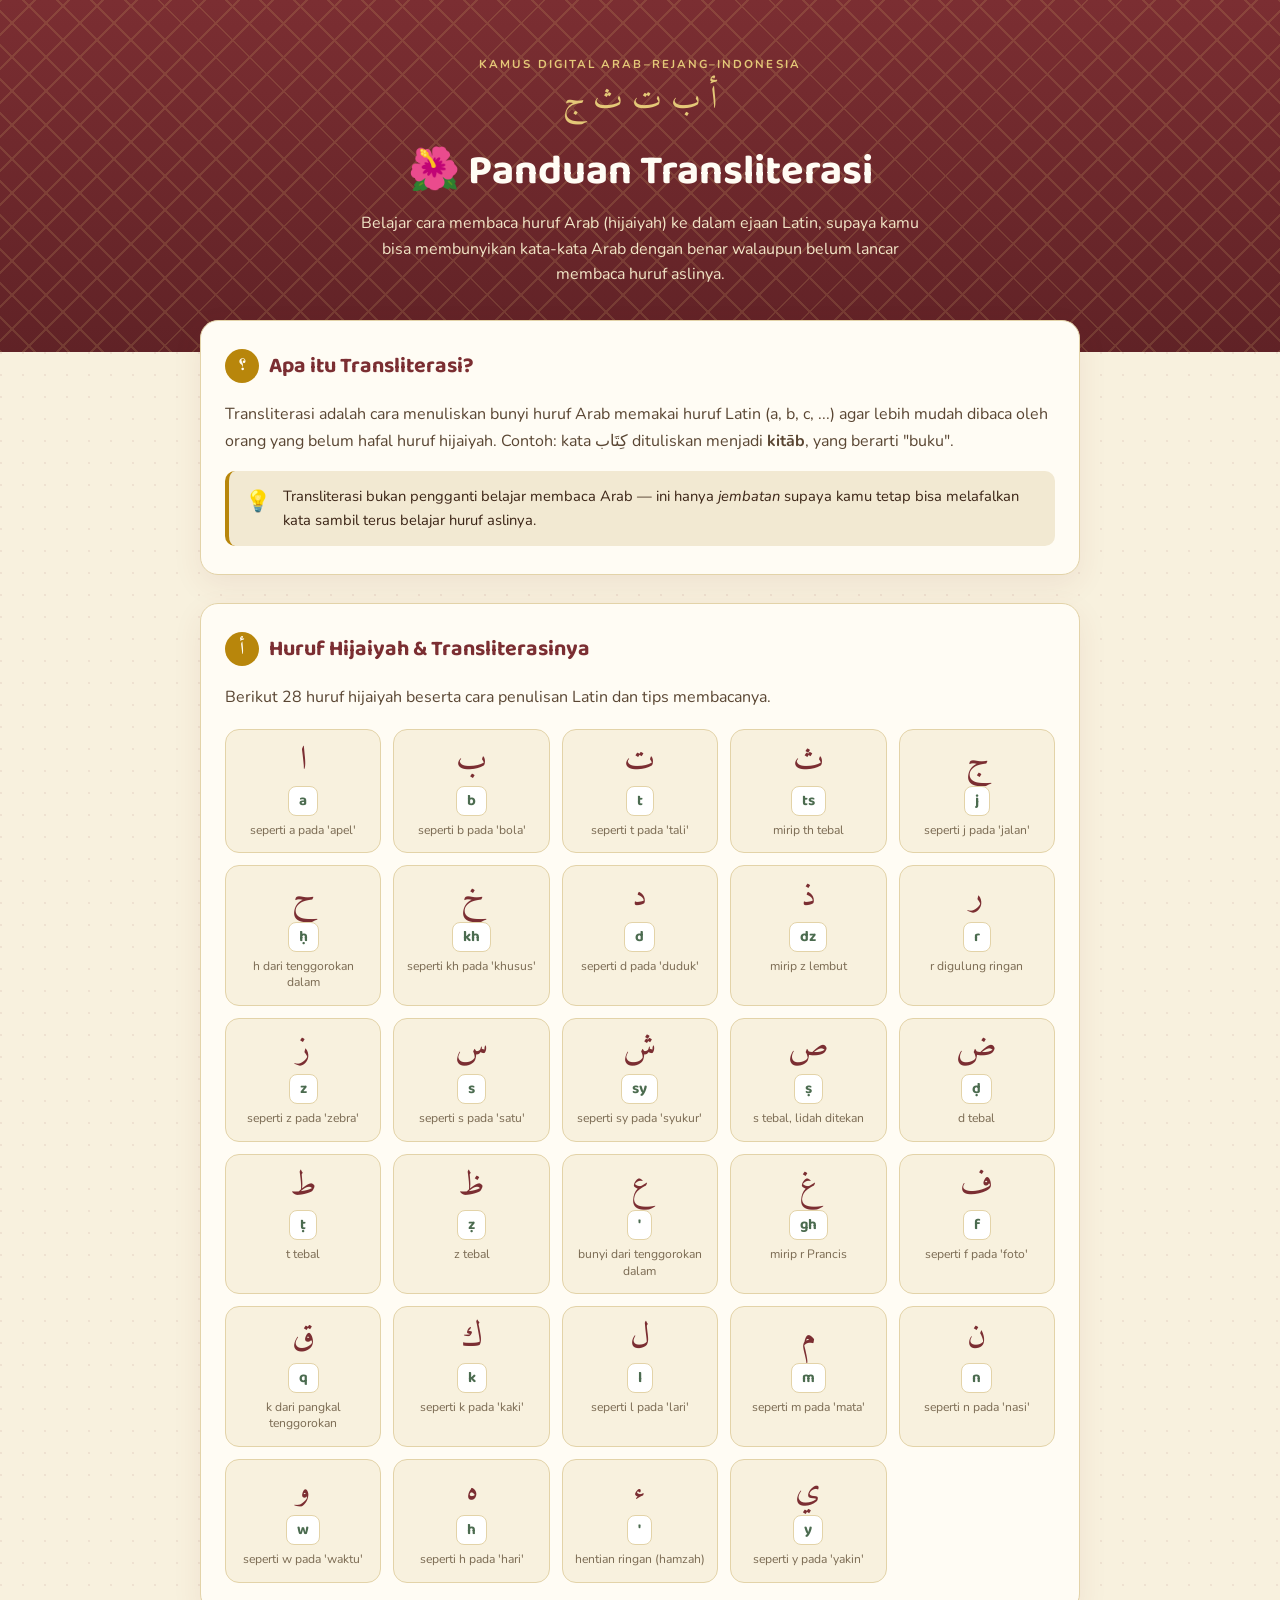
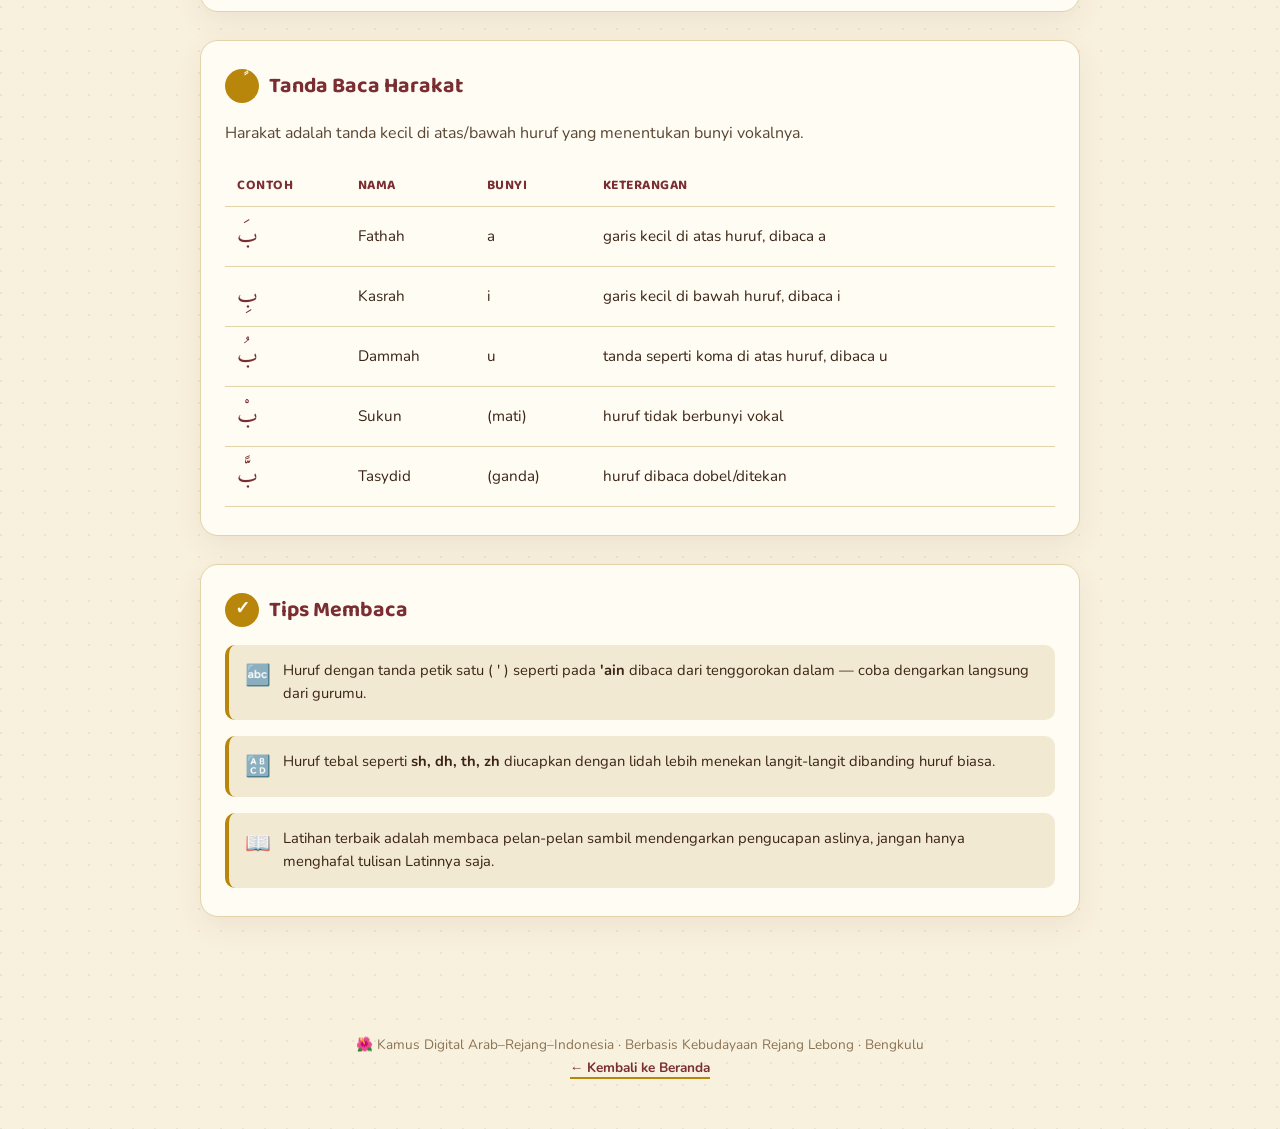
<file: transliterasi.html>
<!DOCTYPE html>
<html lang="id">
<head>
<meta charset="UTF-8">
<meta name="viewport" content="width=device-width, initial-scale=1.0">
<title>Panduan Transliterasi — Kamus Arab-Rejang</title>
<link rel="preconnect" href="https://fonts.googleapis.com">
<link href="https://fonts.googleapis.com/css2?family=Amiri:wght@400;700&family=Baloo+2:wght@500;700;800&family=Nunito:wght@400;600;700&display=swap" rel="stylesheet">
<style>
  :root{
    --cream:#F8F1DE;
    --paper:#FFFCF4;
    --ink:#3B2416;
    --maroon:#7B2E32;
    --gold:#B8860B;
    --gold-light:#E4C878;
    --leaf:#4B6B4F;
    --line:#E3D3A8;
  }

  *{box-sizing:border-box;}

  body{
    margin:0;
    background:var(--cream);
    color:var(--ink);
    font-family:'Nunito', sans-serif;
    background-image:
      radial-gradient(circle at 1px 1px, rgba(123,46,50,0.08) 1px, transparent 0);
    background-size: 22px 22px;
  }

  /* ---------- Header ---------- */
  header{
    position:relative;
    text-align:center;
    padding:56px 20px 64px;
    overflow:hidden;
    background:linear-gradient(180deg, var(--maroon) 0%, #602226 100%);
    color:var(--paper);
  }

  header::before{
    content:"";
    position:absolute;
    inset:0;
    opacity:0.15;
    background-image:
      repeating-linear-gradient(45deg, var(--gold-light) 0 2px, transparent 2px 24px),
      repeating-linear-gradient(-45deg, var(--gold-light) 0 2px, transparent 2px 24px);
  }

  header .eyebrow{
    position:relative;
    letter-spacing:.18em;
    text-transform:uppercase;
    font-size:.72rem;
    font-weight:700;
    color:var(--gold-light);
  }

  header h1{
    position:relative;
    font-family:'Baloo 2', sans-serif;
    font-size:clamp(1.8rem, 4vw, 2.6rem);
    margin:10px 0 6px;
  }

  header .arabic-sample{
    position:relative;
    font-family:'Amiri', serif;
    font-size:2rem;
    color:var(--gold-light);
    margin-bottom:10px;
  }

  header p{
    position:relative;
    max-width:560px;
    margin:0 auto;
    font-size:1rem;
    line-height:1.6;
    color:#F1E4C6;
  }

  /* ---------- Layout ---------- */
  main{
    max-width:920px;
    margin:-32px auto 0;
    padding:0 20px 60px;
    position:relative;
  }

  section.card{
    background:var(--paper);
    border:1px solid var(--line);
    border-radius:18px;
    padding:28px 24px;
    margin-bottom:28px;
    box-shadow:0 10px 30px rgba(123,46,50,0.08);
  }

  h2{
    font-family:'Baloo 2', sans-serif;
    color:var(--maroon);
    font-size:1.35rem;
    margin-top:0;
    display:flex;
    align-items:center;
    gap:10px;
  }

  h2 .num{
    font-family:'Amiri', serif;
    font-size:1.1rem;
    background:var(--gold);
    color:var(--paper);
    width:34px;height:34px;
    border-radius:50%;
    display:flex;align-items:center;justify-content:center;
    flex-shrink:0;
  }

  p.lead{
    line-height:1.7;
    color:#5a4633;
  }

  /* ---------- Letter grid ---------- */
  .grid{
    display:grid;
    grid-template-columns:repeat(auto-fill, minmax(140px, 1fr));
    gap:12px;
    margin-top:18px;
  }

  .letter-card{
    background:var(--cream);
    border:1px solid var(--line);
    border-radius:14px;
    padding:14px 10px;
    text-align:center;
    transition:transform .15s ease, box-shadow .15s ease;
  }

  .letter-card:hover, .letter-card:focus-within{
    transform:translateY(-3px);
    box-shadow:0 8px 18px rgba(184,134,11,0.25);
    border-color:var(--gold);
  }

  .letter-card .arabic{
    font-family:'Amiri', serif;
    font-size:2.1rem;
    color:var(--maroon);
    line-height:1;
  }

  .letter-card .latin{
    display:inline-block;
    margin-top:8px;
    font-family:'Baloo 2', sans-serif;
    font-weight:700;
    color:var(--leaf);
    background:#fff;
    border:1px solid var(--line);
    border-radius:8px;
    padding:2px 10px;
    font-size:.95rem;
  }

  .letter-card .note{
    margin-top:6px;
    font-size:.76rem;
    color:#7a6a52;
    line-height:1.35;
  }

  /* ---------- Harakat table ---------- */
  table{
    width:100%;
    border-collapse:collapse;
    margin-top:16px;
    font-size:.95rem;
  }

  th, td{
    text-align:left;
    padding:10px 12px;
    border-bottom:1px solid var(--line);
  }

  th{
    color:var(--maroon);
    font-family:'Baloo 2', sans-serif;
    font-size:.85rem;
    text-transform:uppercase;
    letter-spacing:.04em;
  }

  td.arabic-cell{
    font-family:'Amiri', serif;
    font-size:1.4rem;
    color:var(--maroon);
  }

  /* ---------- Tips ---------- */
  .tip{
    display:flex;
    gap:12px;
    background:#F2E9D2;
    border-left:4px solid var(--gold);
    border-radius:10px;
    padding:14px 16px;
    margin-top:16px;
    font-size:.92rem;
    line-height:1.6;
  }

  .tip span.icon{ font-size:1.3rem; }

  footer{
    text-align:center;
    padding:30px 20px 50px;
    color:#8a7355;
    font-size:.85rem;
  }

  a.back{
    display:inline-block;
    margin-top:4px;
    color:var(--maroon);
    font-weight:700;
    text-decoration:none;
    border-bottom:2px solid var(--gold);
  }

  @media (max-width:480px){
    header{padding:44px 16px 56px;}
    section.card{padding:20px 16px;}
  }
</style>
</head>
<body>

<header>
  <div class="eyebrow">Kamus Digital Arab–Rejang–Indonesia</div>
  <div class="arabic-sample">أ ب ت ث ج</div>
  <h1>🌺 Panduan Transliterasi</h1>
  <p>Belajar cara membaca huruf Arab (hijaiyah) ke dalam ejaan Latin, supaya kamu bisa membunyikan kata-kata Arab dengan benar walaupun belum lancar membaca huruf aslinya.</p>
</header>

<main>

  <section class="card">
    <h2><span class="num">؟</span>Apa itu Transliterasi?</h2>
    <p class="lead">
      Transliterasi adalah cara menuliskan bunyi huruf Arab memakai huruf Latin (a, b, c, ...) agar lebih mudah dibaca oleh orang yang belum hafal huruf hijaiyah. Contoh: kata كِتَاب dituliskan menjadi <strong>kitāb</strong>, yang berarti "buku".
    </p>
    <div class="tip">
      <span class="icon">💡</span>
      <span>Transliterasi bukan pengganti belajar membaca Arab — ini hanya <em>jembatan</em> supaya kamu tetap bisa melafalkan kata sambil terus belajar huruf aslinya.</span>
    </div>
  </section>

  <section class="card">
    <h2><span class="num">أ</span>Huruf Hijaiyah &amp; Transliterasinya</h2>
    <p class="lead">Berikut 28 huruf hijaiyah beserta cara penulisan Latin dan tips membacanya.</p>
    <div class="grid" id="letterGrid"></div>
  </section>

  <section class="card">
    <h2><span class="num">ً</span>Tanda Baca Harakat</h2>
    <p class="lead">Harakat adalah tanda kecil di atas/bawah huruf yang menentukan bunyi vokalnya.</p>
    <table>
      <thead>
        <tr><th>Contoh</th><th>Nama</th><th>Bunyi</th><th>Keterangan</th></tr>
      </thead>
      <tbody id="harakatBody"></tbody>
    </table>
  </section>

  <section class="card">
    <h2><span class="num">✓</span>Tips Membaca</h2>
    <div class="tip"><span class="icon">🔤</span><span>Huruf dengan tanda petik satu ( ' ) seperti pada <strong>'ain</strong> dibaca dari tenggorokan dalam — coba dengarkan langsung dari gurumu.</span></div>
    <div class="tip"><span class="icon">🔠</span><span>Huruf tebal seperti <strong>sh, dh, th, zh</strong> diucapkan dengan lidah lebih menekan langit-langit dibanding huruf biasa.</span></div>
    <div class="tip"><span class="icon">📖</span><span>Latihan terbaik adalah membaca pelan-pelan sambil mendengarkan pengucapan aslinya, jangan hanya menghafal tulisan Latinnya saja.</span></div>
  </section>

</main>

<footer>
  🌺 Kamus Digital Arab–Rejang–Indonesia · Berbasis Kebudayaan Rejang Lebong · Bengkulu<br>
  <a class="back" href="index.html">← Kembali ke Beranda</a>
</footer>

<script>
  const huruf = [
    ["ا","a","seperti a pada 'apel'"],
    ["ب","b","seperti b pada 'bola'"],
    ["ت","t","seperti t pada 'tali'"],
    ["ث","ts","mirip th tebal"],
    ["ج","j","seperti j pada 'jalan'"],
    ["ح","ḥ","h dari tenggorokan dalam"],
    ["خ","kh","seperti kh pada 'khusus'"],
    ["د","d","seperti d pada 'duduk'"],
    ["ذ","dz","mirip z lembut"],
    ["ر","r","r digulung ringan"],
    ["ز","z","seperti z pada 'zebra'"],
    ["س","s","seperti s pada 'satu'"],
    ["ش","sy","seperti sy pada 'syukur'"],
    ["ص","ṣ","s tebal, lidah ditekan"],
    ["ض","ḍ","d tebal"],
    ["ط","ṭ","t tebal"],
    ["ظ","ẓ","z tebal"],
    ["ع","'","bunyi dari tenggorokan dalam"],
    ["غ","gh","mirip r Prancis"],
    ["ف","f","seperti f pada 'foto'"],
    ["ق","q","k dari pangkal tenggorokan"],
    ["ك","k","seperti k pada 'kaki'"],
    ["ل","l","seperti l pada 'lari'"],
    ["م","m","seperti m pada 'mata'"],
    ["ن","n","seperti n pada 'nasi'"],
    ["و","w","seperti w pada 'waktu'"],
    ["ه","h","seperti h pada 'hari'"],
    ["ء","'","hentian ringan (hamzah)"],
    ["ي","y","seperti y pada 'yakin'"]
  ];

  const grid = document.getElementById("letterGrid");
  huruf.forEach(([arab, latin, note]) => {
    grid.innerHTML += `
      <div class="letter-card" tabindex="0">
        <div class="arabic">${arab}</div>
        <div class="latin">${latin}</div>
        <div class="note">${note}</div>
      </div>`;
  });

  const harakat = [
    ["بَ","Fathah"," a "," garis kecil di atas huruf, dibaca a"],
    ["بِ","Kasrah"," i "," garis kecil di bawah huruf, dibaca i"],
    ["بُ","Dammah"," u "," tanda seperti koma di atas huruf, dibaca u"],
    ["بْ","Sukun"," (mati) "," huruf tidak berbunyi vokal"],
    ["بًّ","Tasydid"," (ganda) "," huruf dibaca dobel/ditekan"]
  ];

  const hb = document.getElementById("harakatBody");
  harakat.forEach(([contoh, nama, bunyi, ket]) => {
    hb.innerHTML += `
      <tr>
        <td class="arabic-cell">${contoh}</td>
        <td>${nama}</td>
        <td>${bunyi}</td>
        <td>${ket}</td>
      </tr>`;
  });
</script>

</body>
</html>
</file>
